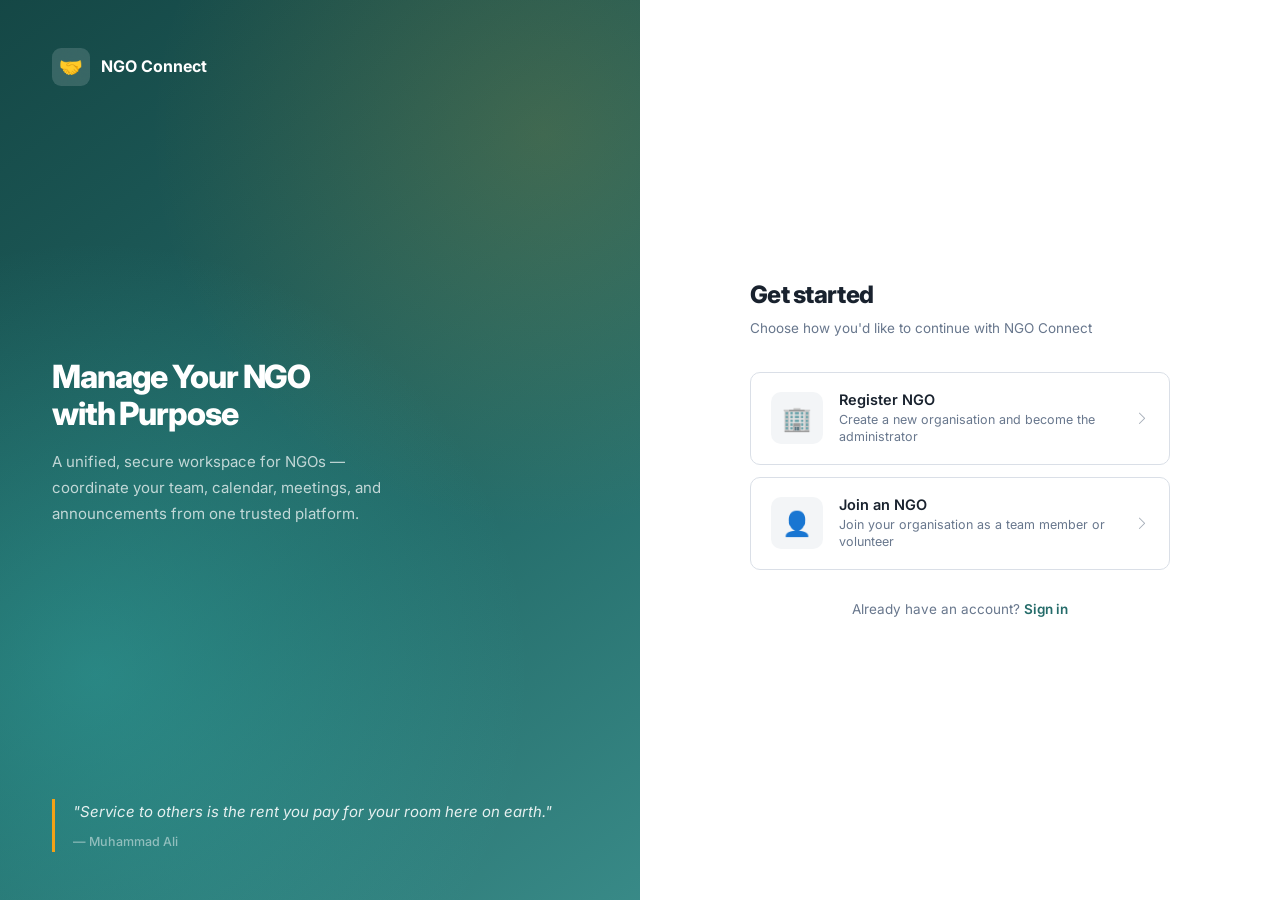
<file: ngo dashboard/index.html>
<!DOCTYPE html>
<html lang="en">
<head>
  <meta charset="UTF-8">
  <meta name="viewport" content="width=device-width, initial-scale=1.0">
  <title>NGO Connect — Secure Multi-Tenant NGO Management</title>
  <meta name="description" content="A secure, multi-tenant digital management workspace for NGOs. Register your organisation, manage your team, calendar, and meetings all in one place.">
  <link rel="preconnect" href="https://fonts.googleapis.com">
  <link rel="preconnect" href="https://fonts.gstatic.com" crossorigin>
  <link href="https://fonts.googleapis.com/css2?family=Inter:ital,wght@0,400;0,500;0,600;0,700;0,800;1,400&display=swap" rel="stylesheet">
  <link rel="stylesheet" href="https://cdn.jsdelivr.net/npm/bootstrap-icons@1.11.3/font/bootstrap-icons.min.css">
  <link rel="stylesheet" href="css/styles.css">
  <style>
    /* ── Auth-page overrides (guaranteed fresh, not cached) ── */
    .auth-layout {
      display: grid;
      grid-template-columns: 1fr 1fr;
      min-height: 100vh;
    }
    .auth-hero {
      background: linear-gradient(145deg, hsl(178,55%,18%) 0%, hsl(178,50%,28%) 60%, hsl(178,42%,38%) 100%);
      display: flex;
      flex-direction: column;
      justify-content: space-between;
      padding: 48px 52px;
      position: relative;
      overflow: hidden;
      color: #fff;
    }
    .auth-hero::before {
      content: '';
      position: absolute; inset: 0;
      background:
        radial-gradient(circle at 15% 75%, hsla(178,60%,52%,.30) 0%, transparent 50%),
        radial-gradient(circle at 85% 15%, hsla(38,90%,52%,.16) 0%, transparent 42%);
      pointer-events: none;
    }
    .auth-panel {
      background: #fff;
      display: flex;
      flex-direction: column;
      align-items: center;
      justify-content: center;
      padding: 48px 56px;
      overflow-y: auto;
    }
    .auth-inner {
      width: 100%;
      max-width: 420px;
    }

    /* Choice cards */
    .c-card {
      display: flex;
      flex-direction: row;
      align-items: center;
      gap: 16px;
      width: 100%;
      padding: 18px 20px;
      background: #fff;
      border: 1.5px solid hsl(215,22%,88%);
      border-radius: 10px;
      cursor: pointer;
      text-align: left;
      font-family: 'Inter', sans-serif;
      transition: border-color .15s, background .15s, transform .15s, box-shadow .15s;
      box-sizing: border-box;
      margin-bottom: 12px;
    }
    .c-card:last-child { margin-bottom: 0; }
    .c-card:hover {
      border-color: hsl(178,50%,28%);
      background: hsl(178,40%,96%);
      transform: translateY(-2px);
      box-shadow: 0 4px 16px rgba(0,0,0,.09);
    }
    .c-icon {
      width: 52px;
      height: 52px;
      background: hsl(210,22%,96%);
      border-radius: 10px;
      display: flex;
      align-items: center;
      justify-content: center;
      font-size: 24px;
      flex-shrink: 0;
      transition: background .15s;
    }
    .c-card:hover .c-icon { background: hsl(178,40%,90%); }
    .c-body { flex: 1; min-width: 0; }
    .c-title { font-size: 14.5px; font-weight: 600; color: hsl(215,30%,14%); margin-bottom: 3px; }
    .c-desc  { font-size: 12.5px; color: hsl(215,15%,48%); line-height: 1.4; }
    .c-arrow { color: hsl(215,12%,68%); font-size: 14px; flex-shrink: 0; }

    /* Back link */
    .back-link {
      display: inline-flex;
      align-items: center;
      gap: 6px;
      background: none;
      border: none;
      cursor: pointer;
      font-family: 'Inter', sans-serif;
      font-size: 13px;
      font-weight: 500;
      color: hsl(215,15%,48%);
      padding: 0;
      margin-bottom: 24px;
      text-decoration: none;
      transition: color .15s;
    }
    .back-link:hover { color: hsl(178,50%,28%); }

    /* Form inputs */
    .f-group { margin-bottom: 16px; }
    .f-label {
      display: block;
      font-size: 12.5px;
      font-weight: 500;
      color: hsl(215,15%,48%);
      margin-bottom: 6px;
      letter-spacing: .01em;
    }
    .f-input {
      width: 100%;
      padding: 10px 13px;
      border: 1.5px solid hsl(215,22%,88%);
      border-radius: 7px;
      font-family: 'Inter', sans-serif;
      font-size: 14px;
      color: hsl(215,30%,14%);
      background: #fff;
      outline: none;
      box-sizing: border-box;
      transition: border-color .15s, box-shadow .15s;
      -webkit-appearance: none;
    }
    .f-input:focus {
      border-color: hsl(178,50%,28%);
      box-shadow: 0 0 0 3px hsla(178,50%,28%,.12);
    }
    .f-input::placeholder { color: hsl(215,12%,68%); }
    .f-row { display: grid; grid-template-columns: 1fr 1fr; gap: 12px; }

    /* Buttons */
    .btn-submit {
      width: 100%;
      padding: 11px 20px;
      background: hsl(178,50%,28%);
      color: #fff;
      border: none;
      border-radius: 7px;
      font-family: 'Inter', sans-serif;
      font-size: 14px;
      font-weight: 600;
      cursor: pointer;
      transition: background .15s, transform .15s;
      box-shadow: 0 4px 20px hsla(178,50%,28%,.28);
      display: flex;
      align-items: center;
      justify-content: center;
      gap: 8px;
    }
    .btn-submit:hover { background: hsl(178,42%,36%); transform: translateY(-1px); }
    .btn-submit:disabled { opacity: .6; cursor: not-allowed; transform: none; }

    /* Error alert */
    .f-err {
      padding: 10px 14px;
      background: hsl(0,65%,96%);
      border: 1px solid hsl(0,65%,84%);
      border-radius: 7px;
      color: hsl(0,65%,50%);
      font-size: 13px;
      font-weight: 500;
      margin-bottom: 16px;
      display: none;
      align-items: center;
      gap: 8px;
    }
    .f-err.show { display: flex; }

    /* Code reveal */
    .code-box {
      background: hsl(178,40%,96%);
      border: 1.5px dashed hsl(178,50%,28%);
      border-radius: 10px;
      padding: 20px 24px;
      text-align: center;
      margin-bottom: 16px;
    }
    .code-box-lbl { font-size: 11px; font-weight: 700; color: hsl(178,50%,28%); text-transform: uppercase; letter-spacing: .07em; margin-bottom: 8px; }
    .code-box-val { font-size: 2.25rem; font-weight: 800; color: hsl(178,50%,28%); letter-spacing: .18em; }
    .code-box-sub { font-size: 12px; color: hsl(215,12%,68%); margin-top: 6px; }

    /* Section footer link */
    .f-footer { text-align: center; margin-top: 20px; font-size: 13.5px; color: hsl(215,15%,48%); }
    .f-footer a { color: hsl(178,50%,28%); font-weight: 600; text-decoration: none; }
    .f-footer a:hover { text-decoration: underline; }

    /* Divider */
    .f-divider { height: 1px; background: hsl(215,22%,92%); margin: 20px 0; }

    /* Hidden util */
    .vh { display: none !important; }

    @media (max-width: 900px) {
      .auth-layout { grid-template-columns: 1fr; }
      .auth-hero { display: none; }
      .auth-panel { padding: 48px 32px; }
    }
    @media (max-width: 480px) {
      .auth-panel { padding: 32px 20px; }
      .f-row { grid-template-columns: 1fr; }
    }

    @keyframes spin { from { transform:rotate(0deg); } to { transform:rotate(360deg); } }
  </style>
</head>
<body>

<div class="auth-layout">

  <!-- ── Left Hero ──────────────────────────────────────── -->
  <div class="auth-hero">
    <div style="display:flex;align-items:center;gap:11px;position:relative;z-index:1;">
      <div style="width:38px;height:38px;background:rgba(255,255,255,.15);border-radius:9px;display:flex;align-items:center;justify-content:center;font-size:19px;backdrop-filter:blur(8px);">🤝</div>
      <span style="font-size:1rem;font-weight:700;color:#fff;">NGO Connect</span>
    </div>

    <div style="position:relative;z-index:1;">
      <h1 style="font-size:clamp(1.65rem,2.5vw,2.6rem);font-weight:800;color:#fff;letter-spacing:-.035em;line-height:1.17;margin-bottom:16px;">
        Manage Your NGO<br>with Purpose
      </h1>
      <p style="font-size:.9375rem;color:rgba(255,255,255,.72);line-height:1.75;max-width:340px;">
        A unified, secure workspace for NGOs — coordinate your team, calendar, meetings, and announcements from one trusted platform.
      </p>
    </div>

    <div style="position:relative;z-index:1;border-left:3px solid hsl(38,90%,52%);padding-left:18px;">
      <p id="heroQuoteText" style="font-size:.9375rem;color:rgba(255,255,255,.88);font-style:italic;line-height:1.7;margin-bottom:6px;">"…"</p>
      <p id="heroQuoteAuthor" style="font-size:12.5px;color:rgba(255,255,255,.48);font-weight:500;">—</p>
    </div>
  </div>

  <!-- ── Right Panel ────────────────────────────────────── -->
  <div class="auth-panel">
    <div class="auth-inner">

      <!-- ══ HOME ══════════════════════════════════════════ -->
      <div id="view-home">
        <div style="margin-bottom:32px;">
          <h2 style="font-size:1.5rem;font-weight:800;letter-spacing:-.03em;margin-bottom:6px;">Get started</h2>
          <p style="font-size:13.5px;color:hsl(215,15%,48%);">Choose how you'd like to continue with NGO Connect</p>
        </div>

        <button class="c-card" onclick="showView('ngo')">
          <div class="c-icon">🏢</div>
          <div class="c-body">
            <div class="c-title">Register NGO</div>
            <div class="c-desc">Create a new organisation and become the administrator</div>
          </div>
          <i class="bi bi-chevron-right c-arrow"></i>
        </button>

        <button class="c-card" onclick="showView('employee')">
          <div class="c-icon">👤</div>
          <div class="c-body">
            <div class="c-title">Join an NGO</div>
            <div class="c-desc">Join your organisation as a team member or volunteer</div>
          </div>
          <i class="bi bi-chevron-right c-arrow"></i>
        </button>

        <p class="f-footer" style="margin-top:28px;">
          Already have an account? <a href="#" onclick="showView('login');return false;">Sign in</a>
        </p>
      </div>

      <!-- ══ LOGIN ══════════════════════════════════════════ -->
      <div id="view-login" class="vh">
        <button class="back-link" onclick="showView('home')">
          <i class="bi bi-arrow-left"></i> Back
        </button>

        <div style="margin-bottom:28px;">
          <h2 style="font-size:1.5rem;font-weight:800;letter-spacing:-.03em;margin-bottom:6px;">Welcome back</h2>
          <p style="font-size:13.5px;color:hsl(215,15%,48%);">Sign in to your organisation workspace</p>
        </div>

        <div class="f-err" id="loginErr"><i class="bi bi-exclamation-triangle-fill"></i> <span id="loginErrMsg"></span></div>

        <div class="f-group">
          <label class="f-label" for="loginEmail">Email Address</label>
          <input class="f-input" type="email" id="loginEmail" placeholder="you@organisation.org" autocomplete="email">
        </div>
        <div class="f-group" style="margin-bottom:24px;">
          <label class="f-label" for="loginPwd">Password</label>
          <input class="f-input" type="password" id="loginPwd" placeholder="Your password" autocomplete="current-password">
        </div>

        <button class="btn-submit" id="loginBtn" onclick="doLogin()">
          Sign In <i class="bi bi-arrow-right"></i>
        </button>

        <p class="f-footer">
          Don't have an account? <a href="#" onclick="showView('home');return false;">Get started</a>
        </p>
      </div>

      <!-- ══ REGISTER NGO ════════════════════════════════════ -->
      <div id="view-ngo" class="vh">
        <button class="back-link" onclick="showView('home')">
          <i class="bi bi-arrow-left"></i> Back
        </button>

        <div style="margin-bottom:24px;">
          <h2 style="font-size:1.5rem;font-weight:800;letter-spacing:-.03em;margin-bottom:6px;">Register your NGO</h2>
          <p style="font-size:13.5px;color:hsl(215,15%,48%);">Create a new organisation and become the administrator</p>
        </div>

        <div class="f-err" id="ngoErr"><i class="bi bi-exclamation-triangle-fill"></i> <span id="ngoErrMsg"></span></div>

        <!-- Success reveal -->
        <div id="ngoSuccess" class="vh">
          <div class="code-box">
            <div class="code-box-lbl">Your Organisation Code</div>
            <div class="code-box-val" id="generatedCode">—</div>
            <div class="code-box-sub">Share this with your team members so they can join</div>
          </div>
          <button class="btn-submit" onclick="window.location.href='dashboard.html'">
            Go to Dashboard <i class="bi bi-arrow-right"></i>
          </button>
        </div>

        <div id="ngoFields">
          <div class="f-group">
            <label class="f-label" for="ngoOrgName">Organisation Name *</label>
            <input class="f-input" type="text" id="ngoOrgName" placeholder="e.g. Green Earth Initiative">
          </div>
          <div class="f-row">
            <div class="f-group">
              <label class="f-label" for="ngoAdminName">Your Full Name *</label>
              <input class="f-input" type="text" id="ngoAdminName" placeholder="Your name">
            </div>
            <div class="f-group">
              <label class="f-label" for="ngoPhone">Phone Number</label>
              <input class="f-input" type="tel" id="ngoPhone" placeholder="+91 98765 43210">
            </div>
          </div>
          <div class="f-group">
            <label class="f-label" for="ngoEmail">Official Email *</label>
            <input class="f-input" type="email" id="ngoEmail" placeholder="contact@yourorg.org" autocomplete="email">
          </div>
          <div class="f-group">
            <label class="f-label" for="ngoAddress">Street Address</label>
            <input class="f-input" type="text" id="ngoAddress" placeholder="Street / locality">
          </div>
          <div class="f-row">
            <div class="f-group">
              <label class="f-label" for="ngoCity">City *</label>
              <input class="f-input" type="text" id="ngoCity" placeholder="City">
            </div>
            <div class="f-group">
              <label class="f-label" for="ngoState">State</label>
              <input class="f-input" type="text" id="ngoState" placeholder="State">
            </div>
          </div>
          <div class="f-row">
            <div class="f-group">
              <label class="f-label" for="ngoPincode">Pincode</label>
              <input class="f-input" type="text" id="ngoPincode" placeholder="000000">
            </div>
            <div class="f-group">
              <label class="f-label" for="ngoPwd">Password *</label>
              <input class="f-input" type="password" id="ngoPwd" placeholder="Min. 6 characters">
            </div>
          </div>

          <button class="btn-submit" id="ngoBtn" onclick="doRegisterNGO()">
            Create Organisation <i class="bi bi-building"></i>
          </button>

          <p class="f-footer">
            Already have an account? <a href="#" onclick="showView('login');return false;">Sign in</a>
          </p>
        </div>
      </div>

      <!-- ══ JOIN NGO ════════════════════════════════════════ -->
      <div id="view-employee" class="vh">
        <button class="back-link" onclick="showView('home')">
          <i class="bi bi-arrow-left"></i> Back
        </button>

        <div style="margin-bottom:24px;">
          <h2 style="font-size:1.5rem;font-weight:800;letter-spacing:-.03em;margin-bottom:6px;">Join your NGO</h2>
          <p style="font-size:13.5px;color:hsl(215,15%,48%);">Request to join an organisation as a team member or volunteer</p>
        </div>

        <div class="f-err" id="empErr"><i class="bi bi-exclamation-triangle-fill"></i> <span id="empErrMsg"></span></div>

        <div class="f-group">
          <label class="f-label" for="empCode">Organisation Code *</label>
          <input class="f-input" type="text" id="empCode" placeholder="e.g. HHF12345"
                 style="text-transform:uppercase;letter-spacing:.12em;font-size:1.1rem;font-weight:700;text-align:center;"
                 oninput="this.value=this.value.toUpperCase()">
        </div>
        <div class="f-group">
          <label class="f-label" for="empName">Full Name *</label>
          <input class="f-input" type="text" id="empName" placeholder="Your full name">
        </div>
        <div class="f-group">
          <label class="f-label" for="empEmail">Email Address *</label>
          <input class="f-input" type="email" id="empEmail" placeholder="you@email.com" autocomplete="email">
        </div>
        <div class="f-group" style="margin-bottom:24px;">
          <label class="f-label" for="empPwd">Password *</label>
          <input class="f-input" type="password" id="empPwd" placeholder="Min. 6 characters">
        </div>

        <button class="btn-submit" id="empBtn" onclick="doRegisterEmployee()">
          Request to Join <i class="bi bi-person-plus"></i>
        </button>

        <p style="text-align:center;margin-top:10px;font-size:12px;color:hsl(215,12%,68%);line-height:1.6;">
          Your request will be reviewed and approved by your organisation's admin.
        </p>
        <p class="f-footer">
          Already have an account? <a href="#" onclick="showView('login');return false;">Sign in</a>
        </p>
      </div>

    </div><!-- /.auth-inner -->
  </div><!-- /.auth-panel -->
</div><!-- /.auth-layout -->

<div class="toast-container" id="toasts"></div>

<script src="js/db.js"></script>
<script src="js/auth.js"></script>
<script src="js/quotes.js"></script>
<script>
  var VIEWS = ['home', 'login', 'ngo', 'employee'];

  function showView(id) {
    VIEWS.forEach(function(v) {
      var el = document.getElementById('view-' + v);
      if (el) {
        if (v === id) { el.classList.remove('vh'); }
        else          { el.classList.add('vh'); }
      }
    });
    // Clear all errors
    ['loginErr','ngoErr','empErr'].forEach(function(eid) {
      var e = document.getElementById(eid);
      if (e) e.classList.remove('show');
    });
    document.querySelector('.auth-panel').scrollTop = 0;
  }

  document.addEventListener('DOMContentLoaded', function() {
    DB.seed();
    if (Auth.getCurrentUser()) { window.location.href = 'dashboard.html'; return; }
    Quotes.render('heroQuoteText', 'heroQuoteAuthor');
    document.getElementById('loginPwd').addEventListener('keydown', function(e) {
      if (e.key === 'Enter') doLogin();
    });
    document.getElementById('empPwd').addEventListener('keydown', function(e) {
      if (e.key === 'Enter') doRegisterEmployee();
    });
  });

  function showErr(errId, msgId, msg) {
    var err = document.getElementById(errId);
    var msgEl = document.getElementById(msgId);
    if (msgEl) msgEl.textContent = msg;
    if (err) err.classList.add('show');
    if (err) err.scrollIntoView({ behavior: 'smooth', block: 'nearest' });
  }

  function setBtn(id, loading, label) {
    var b = document.getElementById(id);
    if (!b) return;
    b.disabled = loading;
    b.innerHTML = loading
      ? '<i class="bi bi-arrow-clockwise" style="animation:spin .8s linear infinite;"></i> Processing…'
      : label;
  }

  /* ── Login ─────────────────────────────────────────── */
  function doLogin() {
    var email = document.getElementById('loginEmail').value.trim();
    var pwd   = document.getElementById('loginPwd').value;
    document.getElementById('loginErr').classList.remove('show');

    if (!email || !pwd) { showErr('loginErr','loginErrMsg','Please enter your email and password.'); return; }

    setBtn('loginBtn', true);
    setTimeout(function() {
      try {
        Auth.login(email, pwd);
        window.location.href = 'dashboard.html';
      } catch(e) {
        showErr('loginErr','loginErrMsg', e.message);
        setBtn('loginBtn', false, 'Sign In <i class="bi bi-arrow-right"></i>');
      }
    }, 350);
  }

  /* ── Register NGO ──────────────────────────────────── */
  function doRegisterNGO() {
    var d = {
      orgName:  document.getElementById('ngoOrgName').value.trim(),
      name:     document.getElementById('ngoAdminName').value.trim(),
      phone:    document.getElementById('ngoPhone').value.trim(),
      email:    document.getElementById('ngoEmail').value.trim(),
      address:  document.getElementById('ngoAddress').value.trim(),
      city:     document.getElementById('ngoCity').value.trim(),
      state:    document.getElementById('ngoState').value.trim(),
      pincode:  document.getElementById('ngoPincode').value.trim(),
      password: document.getElementById('ngoPwd').value,
    };
    document.getElementById('ngoErr').classList.remove('show');

    if (!d.orgName || !d.name || !d.email || !d.city || !d.password) {
      showErr('ngoErr','ngoErrMsg','Please fill in all required fields (marked *).'); return;
    }
    if (d.password.length < 6) {
      showErr('ngoErr','ngoErrMsg','Password must be at least 6 characters.'); return;
    }

    setBtn('ngoBtn', true);
    setTimeout(function() {
      try {
        var result = Auth.registerNGO(d);
        document.getElementById('ngoFields').classList.add('vh');
        document.getElementById('generatedCode').textContent = result.ngo.unique_code;
        document.getElementById('ngoSuccess').classList.remove('vh');
      } catch(e) {
        showErr('ngoErr','ngoErrMsg', e.message);
        setBtn('ngoBtn', false, 'Create Organisation <i class="bi bi-building"></i>');
      }
    }, 350);
  }

  /* ── Register Employee ─────────────────────────────── */
  function doRegisterEmployee() {
    var d = {
      ngoCode:  document.getElementById('empCode').value.trim().toUpperCase(),
      name:     document.getElementById('empName').value.trim(),
      email:    document.getElementById('empEmail').value.trim(),
      password: document.getElementById('empPwd').value,
    };
    document.getElementById('empErr').classList.remove('show');

    if (!d.ngoCode || !d.name || !d.email || !d.password) {
      showErr('empErr','empErrMsg','Please fill in all fields.'); return;
    }
    if (d.password.length < 6) {
      showErr('empErr','empErrMsg','Password must be at least 6 characters.'); return;
    }

    setBtn('empBtn', true);
    setTimeout(function() {
      try {
        Auth.registerEmployee(d);
        window.location.href = 'dashboard.html';
      } catch(e) {
        showErr('empErr','empErrMsg', e.message);
        setBtn('empBtn', false, 'Request to Join <i class="bi bi-person-plus"></i>');
      }
    }, 350);
  }
</script>
</body>
</html>
</file>
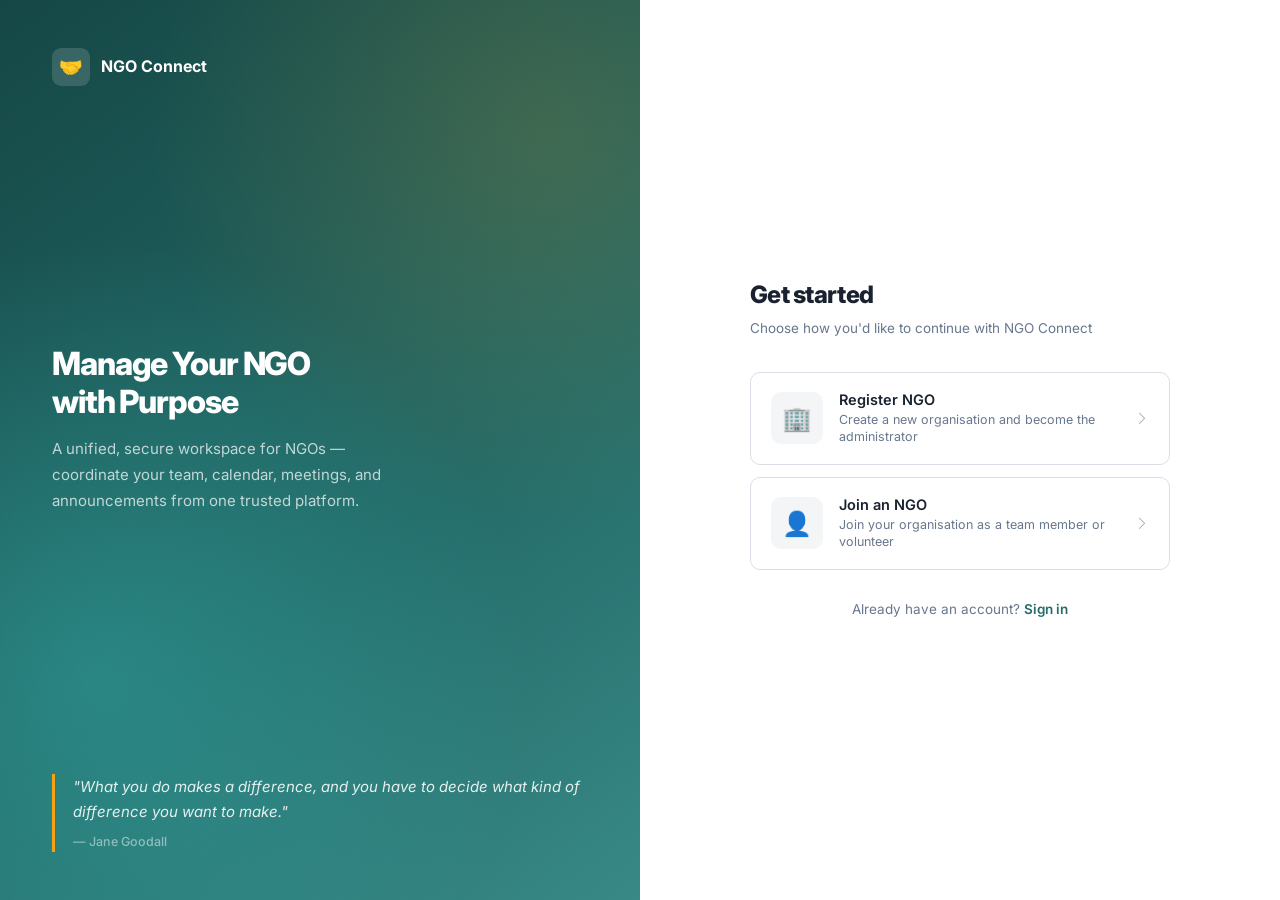
<file: ngo dashboard/dashboard.html>
<!DOCTYPE html>
<html lang="en">
<head>
  <meta charset="UTF-8">
  <meta name="viewport" content="width=device-width, initial-scale=1.0">
  <title>Dashboard — NGO Connect</title>
  <meta name="description" content="NGO Connect dashboard for managing your team, calendar, meetings, and announcements.">
  <link rel="preconnect" href="https://fonts.googleapis.com">
  <link rel="preconnect" href="https://fonts.gstatic.com" crossorigin>
  <link href="https://fonts.googleapis.com/css2?family=Inter:ital,wght@0,400;0,500;0,600;0,700;0,800;1,400&display=swap" rel="stylesheet">
  <link rel="stylesheet" href="https://cdn.jsdelivr.net/npm/bootstrap-icons@1.11.3/font/bootstrap-icons.min.css">
  <link rel="stylesheet" href="css/styles.css">
</head>
<body>

<div class="app-layout">

  <!-- ═══════════════════════════════════════════════════════
       SIDEBAR
       ═══════════════════════════════════════════════════════ -->
  <aside class="sidebar" id="sidebar">
    <div class="sb-logo">
      <div class="sb-logo-icon">🤝</div>
      <div>
        <div class="sb-logo-name">NGO Connect</div>
        <div class="sb-org" id="sb-org">Loading…</div>
      </div>
    </div>

    <nav class="sb-nav">

      <!-- Shared -->
      <div class="sb-section">
        <div class="sb-section-title">Main</div>
        <div class="nav-item active" data-section="overview" onclick="showSection('overview')">
          <i class="bi bi-grid-1x2 nav-icon"></i> Overview
        </div>
      </div>

      <!-- Admin only -->
      <div class="sb-section" data-role="admin">
        <div class="sb-section-title">Management</div>
        <div class="nav-item" data-section="approvals" data-role="admin" onclick="showSection('approvals')">
          <i class="bi bi-person-check nav-icon"></i> Pending Approvals
          <span class="nav-badge hidden" id="pendBadge">0</span>
        </div>
        <div class="nav-item" data-section="team" data-role="admin" onclick="showSection('team')">
          <i class="bi bi-people nav-icon"></i> Team Members
        </div>
        <div class="nav-item" data-section="calendar" data-role="admin" onclick="showSection('calendar')">
          <i class="bi bi-calendar3 nav-icon"></i> Calendar
        </div>
        <div class="nav-item" data-section="announcements" data-role="admin" onclick="showSection('announcements')">
          <i class="bi bi-megaphone nav-icon"></i> Announcements
        </div>
        <div class="nav-item" data-section="meetings" data-role="admin" onclick="showSection('meetings')">
          <i class="bi bi-calendar2-check nav-icon"></i> Meeting Requests
        </div>
      </div>

      <!-- Employee only -->
      <div class="sb-section" data-role="employee">
        <div class="sb-section-title">My Workspace</div>
        <div class="nav-item" data-section="calendar" data-role="employee" onclick="showSection('calendar')">
          <i class="bi bi-calendar3 nav-icon"></i> My Calendar
        </div>
        <div class="nav-item" data-section="request-meeting" data-role="employee" onclick="showSection('request-meeting')">
          <i class="bi bi-calendar-plus nav-icon"></i> Request Meeting
        </div>
        <div class="nav-item" data-section="newsfeed" data-role="employee" onclick="showSection('newsfeed')">
          <i class="bi bi-newspaper nav-icon"></i> News Feed
        </div>
        <div class="nav-item" data-section="my-meetings" data-role="employee" onclick="showSection('my-meetings')">
          <i class="bi bi-clock-history nav-icon"></i> My Meetings
        </div>
      </div>

      <!-- Shared — Directory link -->
      <div class="sb-section">
        <div class="sb-section-title">Discover</div>
        <a href="directory.html" class="nav-item" style="text-decoration:none;">
          <i class="bi bi-building nav-icon"></i> NGO Directory
          <i class="bi bi-arrow-up-right-square" style="margin-left:auto;font-size:11px;opacity:.5;"></i>
        </a>
      </div>

    </nav>

    <div class="sb-footer">
      <div class="sb-user" onclick="logout()" title="Click to logout">
        <div class="sb-avatar" id="sb-avatar">A</div>
        <div style="flex:1;min-width:0;">
          <div class="sb-uname" id="sb-uname">Loading…</div>
          <div class="sb-urole" id="sb-urole">Role</div>
        </div>
        <i class="bi bi-box-arrow-right" style="color:rgba(255,255,255,.3);font-size:14px;flex-shrink:0;"></i>
      </div>
    </div>
  </aside>

  <!-- ═══════════════════════════════════════════════════════
       MAIN CONTENT
       ═══════════════════════════════════════════════════════ -->
  <div class="main-content">

    <!-- Top Header -->
    <header class="top-header">
      <div class="hd-left">
        <button class="btn btn-ghost btn-icon menu-btn" style="display:none;" onclick="toggleSidebar()">
          <i class="bi bi-list" style="font-size:20px;"></i>
        </button>
        <div>
          <div class="hd-title" id="hdTitle">Dashboard</div>
          <div class="hd-sub"   id="hdSub"></div>
        </div>
      </div>
      <div class="hd-right">
        <span class="hd-user-meta" id="hd-user"></span>
        <span class="hd-user-meta" style="color:var(--border);">•</span>
        <span class="hd-user-meta" id="hd-role" style="font-size:12px;color:var(--text-3);font-weight:400;"></span>
        <button class="logout-btn" onclick="logout()">
          <i class="bi bi-box-arrow-right"></i> Logout
        </button>
      </div>
    </header>

    <main class="page-content" id="pageContent">

      <!-- ── PENDING SCREEN ──────────────────────────────── -->
      <div id="pendingScreen" class="hidden">
        <div class="pending-screen">
          <div class="pending-illo">⏳</div>
          <h2>Awaiting Admin Approval</h2>
          <p style="color:var(--text-2);margin:var(--s5) 0 var(--s7);line-height:1.75;">
            Your request to join <strong id="pendingOrg"></strong> is being reviewed.<br>
            Your admin will approve or reject your request shortly.
          </p>
          <div class="alert alert-info" style="max-width:420px;margin:0 auto var(--s7);">
            <i class="bi bi-info-circle-fill"></i>
            Once approved, please refresh this page or sign in again to access your workspace.
          </div>
          <button class="btn btn-outline" onclick="logout()">
            <i class="bi bi-box-arrow-left"></i> Back to Login
          </button>
        </div>
      </div>

      <!-- ── OVERVIEW ────────────────────────────────────── -->
      <div class="page-section" id="sec-overview">
        <!-- Quote Banner -->
        <div class="quote-banner">
          <div class="qb-text"   id="qbText">"…"</div>
          <div class="qb-author" id="qbAuthor">—</div>
        </div>

        <!-- Stats -->
        <div class="stats-grid" style="margin-bottom:var(--s7);">
          <div class="stat-card">
            <div class="stat-icon teal"><i class="bi bi-people-fill"></i></div>
            <div><div class="stat-value" id="s1v">—</div><div class="stat-label" id="s1l">—</div></div>
          </div>
          <div class="stat-card">
            <div class="stat-icon amber"><i class="bi bi-person-exclamation"></i></div>
            <div><div class="stat-value" id="s2v">—</div><div class="stat-label" id="s2l">—</div></div>
          </div>
          <div class="stat-card">
            <div class="stat-icon green"><i class="bi bi-calendar3"></i></div>
            <div><div class="stat-value" id="s3v">—</div><div class="stat-label" id="s3l">—</div></div>
          </div>
          <div class="stat-card">
            <div class="stat-icon blue"><i class="bi bi-clock-history"></i></div>
            <div><div class="stat-value" id="s4v">—</div><div class="stat-label" id="s4l">—</div></div>
          </div>
        </div>

        <!-- Recent Activity -->
        <div class="card">
          <div class="card-header">
            <h3 class="card-title">Recent Activity</h3>
          </div>
          <div id="actList"></div>
        </div>
      </div>

      <!-- ── APPROVALS (Admin) ───────────────────────────── -->
      <div class="page-section" id="sec-approvals">
        <div class="page-hd">
          <div>
            <h1>Pending Approvals</h1>
            <p>Review and approve employees requesting to join your organisation</p>
          </div>
        </div>
        <div id="approvalsCnt"></div>
      </div>

      <!-- ── TEAM (Admin) ────────────────────────────────── -->
      <div class="page-section" id="sec-team">
        <div class="page-hd">
          <div>
            <h1>Team Members</h1>
            <p>All active members of your organisation</p>
          </div>
          <div style="background:var(--primary-subtle);border:1.5px dashed var(--primary);border-radius:var(--r);padding:10px 16px;text-align:center;">
            <div style="font-size:11px;font-weight:700;color:var(--primary);text-transform:uppercase;letter-spacing:.07em;">Organisation Code</div>
            <div style="font-size:1.375rem;font-weight:800;color:var(--primary);letter-spacing:.14em;margin-top:2px;" id="orgCode">—</div>
          </div>
        </div>
        <div id="teamCnt"></div>
      </div>

      <!-- ── CALENDAR (Both) ─────────────────────────────── -->
      <div class="page-section" id="sec-calendar">
        <div class="page-hd">
          <div>
            <h1>Calendar &amp; Events</h1>
            <p>View and manage organisational events and holidays</p>
          </div>
          <button class="btn btn-primary" id="calCreateBtn" onclick="openCreateEvent()">
            <i class="bi bi-plus-lg"></i> Create Event
          </button>
        </div>

        <div class="cal-layout">
          <!-- Calendar Grid -->
          <div class="cal-card">
            <div class="cal-hd">
              <button class="cal-nav" onclick="prevMonth()"><i class="bi bi-chevron-left"></i></button>
              <h3 class="cal-title" id="calTitle">Month</h3>
              <button class="cal-nav" onclick="nextMonth()"><i class="bi bi-chevron-right"></i></button>
            </div>
            <div class="cal-weekdays">
              <div class="cal-wd">Sun</div><div class="cal-wd">Mon</div><div class="cal-wd">Tue</div>
              <div class="cal-wd">Wed</div><div class="cal-wd">Thu</div><div class="cal-wd">Fri</div><div class="cal-wd">Sat</div>
            </div>
            <div class="cal-days" id="calGrid"></div>
          </div>

          <!-- Right column -->
          <div>
            <!-- Selected day events -->
            <div class="ev-list-card" style="margin-bottom:var(--s5);">
              <div class="ev-list-hd">
                <h3 style="font-size:13.5px;font-weight:600;" id="selDayTitle">Click a day to see events</h3>
              </div>
              <div id="selDayEvs">
                <p style="padding:14px;font-size:13px;color:var(--text-3);">Click on a calendar date to see its events.</p>
              </div>
            </div>

            <!-- Upcoming events -->
            <div class="ev-list-card">
              <div class="ev-list-hd">
                <h3 style="font-size:13.5px;font-weight:600;">Upcoming Events</h3>
              </div>
              <div id="upcomingList"></div>
            </div>
          </div>
        </div>
      </div>

      <!-- ── ANNOUNCEMENTS (Admin) ───────────────────────── -->
      <div class="page-section" id="sec-announcements">
        <div class="page-hd">
          <div>
            <h1>Announcements</h1>
            <p>Post news and updates visible to your entire team</p>
          </div>
        </div>
        <div id="annCnt"></div>
      </div>

      <!-- ── MEETING REQUESTS (Admin) ───────────────────── -->
      <div class="page-section" id="sec-meetings">
        <div class="page-hd">
          <div>
            <h1>Meeting Requests</h1>
            <p>Review and respond to 1-on-1 appointment requests from your team</p>
          </div>
        </div>
        <div id="adminMtgCnt"></div>
      </div>

      <!-- ── REQUEST MEETING (Employee) ─────────────────── -->
      <div class="page-section" id="sec-request-meeting">
        <div class="page-hd">
          <div>
            <h1>Request a Meeting</h1>
            <p>Schedule a 1-on-1 appointment with your organisation administrator</p>
          </div>
        </div>
        <div id="reqMtgCnt"></div>
      </div>

      <!-- ── NEWS FEED (Employee) ────────────────────────── -->
      <div class="page-section" id="sec-newsfeed">
        <div class="page-hd">
          <div>
            <h1>News Feed</h1>
            <p>Stay updated with announcements from your organisation</p>
          </div>
        </div>
        <div id="newsFeedCnt"></div>
      </div>

      <!-- ── MY MEETINGS (Employee) ─────────────────────── -->
      <div class="page-section" id="sec-my-meetings">
        <div class="page-hd">
          <div>
            <h1>My Meeting Requests</h1>
            <p>Track the status of your submitted meeting requests</p>
          </div>
          <button class="btn btn-outline" onclick="showSection('request-meeting')">
            <i class="bi bi-plus-lg"></i> New Request
          </button>
        </div>
        <div id="myMtgCnt"></div>
      </div>

    </main>
  </div>
</div>

<!-- ═══════════════════════════════════════════════════════
     CREATE EVENT MODAL
     ═══════════════════════════════════════════════════════ -->
<div class="modal-overlay hidden" id="createEvModal" onclick="if(event.target===this)closeCreateEvent()">
  <div class="modal">
    <div class="modal-hd">
      <h2 style="font-size:1.125rem;"><i class="bi bi-calendar-plus" style="color:var(--primary);margin-right:6px;"></i>Create Calendar Event</h2>
      <button class="modal-close" onclick="closeCreateEvent()">✕</button>
    </div>
    <form id="createEvForm" onsubmit="return false;">
      <div class="form-group">
        <label for="evTitle">Event Title *</label>
        <input type="text" id="evTitle" placeholder="e.g. Quarterly Team Sync">
      </div>
      <div class="form-group">
        <label for="evDesc">Description</label>
        <textarea id="evDesc" placeholder="Optional description…" style="min-height:70px;"></textarea>
      </div>
      <div class="form-row">
        <div class="form-group">
          <label for="evStart">Start Date &amp; Time *</label>
          <input type="datetime-local" id="evStart">
        </div>
        <div class="form-group">
          <label for="evEnd">End Date &amp; Time *</label>
          <input type="datetime-local" id="evEnd">
        </div>
      </div>
      <div class="form-group">
        <label for="evAssign">Assign To</label>
        <select id="evAssign"><option value="">Org-wide (all employees)</option></select>
      </div>
      <div class="form-group" style="flex-direction:row;align-items:center;gap:10px;margin-bottom:var(--s8);">
        <input type="checkbox" id="evHoliday" style="width:16px;height:16px;accent-color:var(--err);flex-shrink:0;">
        <label for="evHoliday" style="margin-bottom:0;color:var(--text-1);">Mark as Public Holiday</label>
      </div>
      <div style="display:flex;gap:var(--s4);justify-content:flex-end;">
        <button type="button" class="btn btn-ghost" onclick="closeCreateEvent()">Cancel</button>
        <button type="button" class="btn btn-primary" onclick="submitCreateEvent()">
          <i class="bi bi-calendar-check"></i> Create Event
        </button>
      </div>
    </form>
  </div>
</div>

<!-- Toast -->
<div class="toast-container" id="toasts"></div>

<script src="js/db.js"></script>
<script src="js/auth.js"></script>
<script src="js/quotes.js"></script>
<script src="js/ai-widget.js"></script>
<script src="js/dashboard.js"></script>

</body>
</html>
</file>
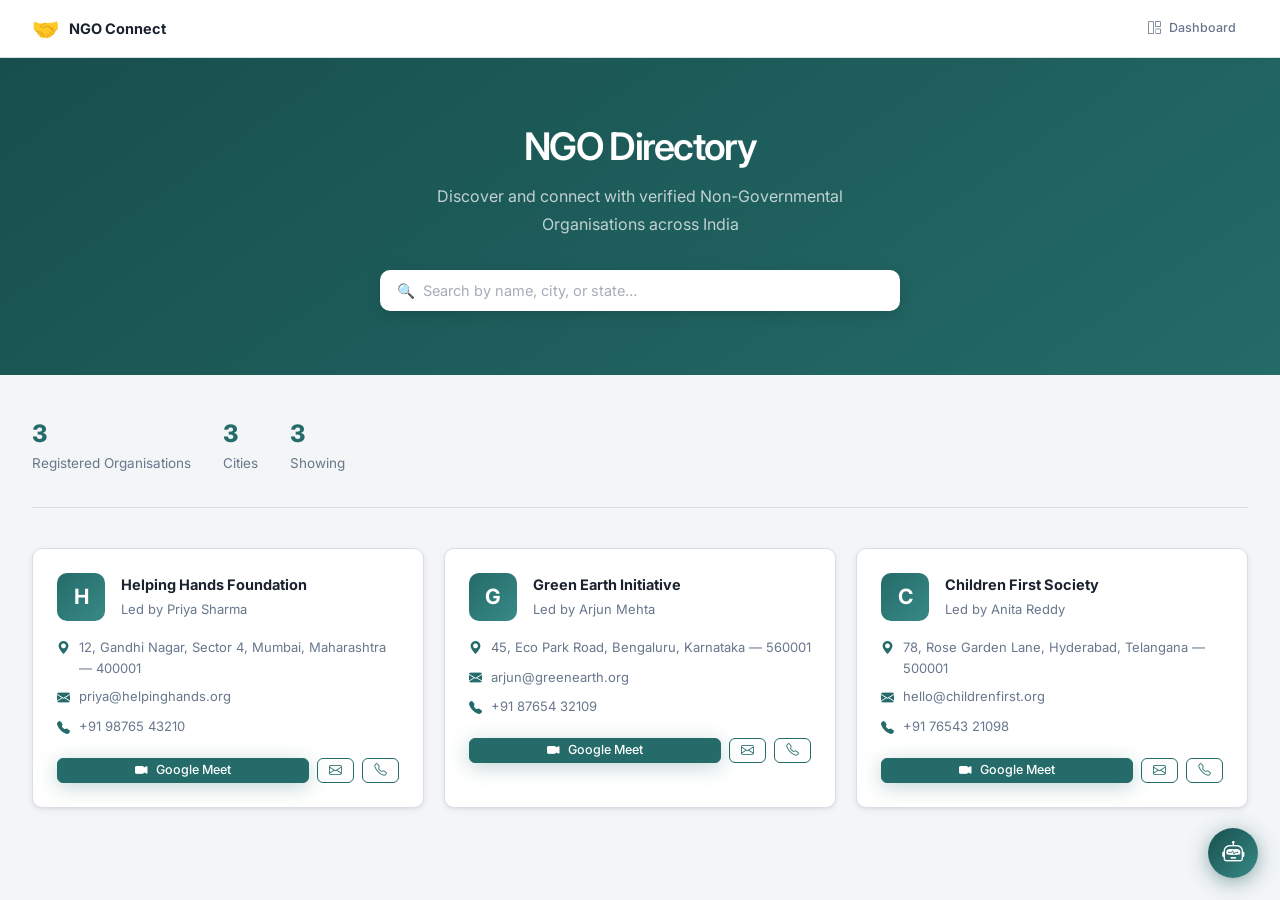
<file: ngo dashboard/directory.html>
<!DOCTYPE html>
<html lang="en">
<head>
  <meta charset="UTF-8">
  <meta name="viewport" content="width=device-width, initial-scale=1.0">
  <meta http-equiv="Cache-Control" content="no-cache, no-store, must-revalidate">
  <meta http-equiv="Pragma" content="no-cache">
  <meta http-equiv="Expires" content="0">
  <title>NGO Directory — NGO Connect</title>
  <meta name="description" content="Discover and connect with verified Non-Governmental Organisations. Search by name, city, or state and create Google Meet calls instantly.">
  <link rel="preconnect" href="https://fonts.googleapis.com">
  <link rel="preconnect" href="https://fonts.gstatic.com" crossorigin>
  <link href="https://fonts.googleapis.com/css2?family=Inter:wght@400;500;600;700;800&display=swap" rel="stylesheet">
  <link rel="stylesheet" href="https://cdn.jsdelivr.net/npm/bootstrap-icons@1.11.3/font/bootstrap-icons.min.css">
  <link rel="stylesheet" href="css/styles.css?v=2">
</head>
<body>

<!-- ── Nav ───────────────────────────────────────────────── -->
<nav class="dir-nav">
  <a href="index.html" class="dir-nav-brand">
    <span style="font-size:22px;">🤝</span>
    <span>NGO Connect</span>
  </a>
  <div class="dir-nav-actions">
    <a href="index.html" class="btn btn-ghost btn-sm">
      <i class="bi bi-grid-1x2"></i> Dashboard
    </a>
  </div>
</nav>

<!-- ── Hero / Search ─────────────────────────────────────── -->
<div class="dir-hero">
  <h1>NGO Directory</h1>
  <p>Discover and connect with verified Non-Governmental Organisations across India</p>
  <div class="dir-search-bar">
    <input type="search" id="dirSearch"
           placeholder="🔍  Search by name, city, or state…"
           autocomplete="off" spellcheck="false">
  </div>
</div>

<!-- ── Container ─────────────────────────────────────────── -->
<div class="dir-container">

  <!-- Stats row -->
  <div class="dir-meta">
    <div class="dir-stat">
      <strong id="statTotal">—</strong>
      Registered Organisations
    </div>
    <div class="dir-stat">
      <strong id="statCities">—</strong>
      Cities
    </div>
    <div class="dir-stat">
      <strong id="statShowing">—</strong>
      Showing
    </div>
  </div>

  <!-- Cards grid -->
  <div class="dir-grid" id="ngoGrid">
    <div class="empty" style="grid-column:1/-1;">
      <div class="empty-icon">⏳</div>
      <p>Loading directory…</p>
    </div>
  </div>

</div>

<!-- Toast -->
<div class="toast-container" id="toasts"></div>

<script src="js/db.js"></script>
<script src="js/auth.js"></script>
<script src="js/quotes.js"></script>
<script src="js/ai-widget.js"></script>
<script src="js/directory.js"></script>

<script>
  document.addEventListener('DOMContentLoaded', () => {
    Directory.init();
    AIWidget.init();
  });
</script>

</body>
</html>
</file>
<file: ngo dashboard/css/styles.css>
/* ============================================================
   NGO Connect — Design System
   ============================================================ */

/* ── Tokens ─────────────────────────────────────────────── */
:root {
  /* Brand */
  --primary:        hsl(178, 50%, 28%);
  --primary-light:  hsl(178, 42%, 38%);
  --primary-dark:   hsl(178, 55%, 20%);
  --primary-subtle: hsl(178, 40%, 94%);
  --accent:         hsl(38, 90%, 52%);
  --accent-light:   hsl(38, 90%, 62%);
  --accent-subtle:  hsl(38, 90%, 95%);

  /* Surfaces */
  --bg:        hsl(210, 22%, 96%);
  --surface:   hsl(0, 0%, 100%);
  --surface-2: hsl(210, 18%, 98%);
  --border:    hsl(215, 22%, 88%);
  --border-dk: hsl(215, 22%, 78%);

  /* Text */
  --text-1: hsl(215, 30%, 14%);
  --text-2: hsl(215, 15%, 48%);
  --text-3: hsl(215, 12%, 68%);

  /* Semantic */
  --ok:      hsl(145, 55%, 40%);
  --ok-bg:   hsl(145, 55%, 95%);
  --warn:    hsl(38, 90%, 52%);
  --warn-bg: hsl(38, 90%, 95%);
  --err:     hsl(0, 65%, 50%);
  --err-bg:  hsl(0, 65%, 96%);
  --info:    hsl(210, 70%, 48%);
  --info-bg: hsl(210, 70%, 95%);

  /* Spacing */
  --s1:2px; --s2:4px; --s3:8px; --s4:12px; --s5:16px; --s6:20px; --s7:24px;
  --s8:32px; --s9:40px; --s10:48px; --s11:64px; --s12:80px;

  /* Radii */
  --r-xs: 4px;
  --r-sm: 6px;
  --r:    10px;
  --r-lg: 16px;
  --r-xl: 24px;
  --r-full: 9999px;

  /* Shadows */
  --sh-xs: 0 1px 2px rgba(0,0,0,.05);
  --sh-sm: 0 2px 6px rgba(0,0,0,.07), 0 1px 2px rgba(0,0,0,.04);
  --sh:    0 4px 16px rgba(0,0,0,.09), 0 2px 4px rgba(0,0,0,.04);
  --sh-lg: 0 16px 48px rgba(0,0,0,.14), 0 4px 12px rgba(0,0,0,.06);
  --sh-primary: 0 4px 20px hsla(178,50%,28%,.28);

  /* Layout */
  --sidebar-w: 252px;
  --header-h:  62px;

  /* Motion */
  --t:  150ms ease;
  --ts: 280ms ease;
}

/* ── Reset ──────────────────────────────────────────────── */
*, *::before, *::after { box-sizing: border-box; margin: 0; padding: 0; }
html { scroll-behavior: smooth; }
body {
  font-family: 'Inter', -apple-system, BlinkMacSystemFont, sans-serif;
  font-size: 14px;
  color: var(--text-1);
  background: var(--bg);
  line-height: 1.6;
  -webkit-font-smoothing: antialiased;
}
a { color: var(--primary); text-decoration: none; }
img { max-width: 100%; display: block; }

/* ── Typography ─────────────────────────────────────────── */
h1, h2, h3, h4, h5 { font-weight: 600; line-height: 1.3; color: var(--text-1); }
h1 { font-size: 1.75rem; letter-spacing: -.03em; }
h2 { font-size: 1.375rem; letter-spacing: -.025em; }
h3 { font-size: 1.125rem; letter-spacing: -.015em; }
h4 { font-size: .9375rem; }
h5 { font-size: .8125rem; font-weight: 600; }
p  { line-height: 1.7; }

/* ── Forms ──────────────────────────────────────────────── */
.form-group {
  display: flex; flex-direction: column; gap: var(--s2); margin-bottom: var(--s5);
}
label {
  font-size: 12.5px; font-weight: 500; color: var(--text-2); letter-spacing: .01em;
}
input, textarea, select {
  width: 100%;
  padding: 9px 13px;
  border: 1.5px solid var(--border);
  border-radius: var(--r-sm);
  font-family: inherit;
  font-size: 14px;
  color: var(--text-1);
  background: var(--surface);
  transition: border-color var(--t), box-shadow var(--t);
  outline: none;
  -webkit-appearance: none;
  appearance: none;
}
input:focus, textarea:focus, select:focus {
  border-color: var(--primary);
  box-shadow: 0 0 0 3px hsla(178,50%,28%,.12);
}
input::placeholder, textarea::placeholder { color: var(--text-3); }
textarea { resize: vertical; min-height: 80px; }
select {
  background-image: url("data:image/svg+xml,%3Csvg xmlns='http://www.w3.org/2000/svg' width='12' height='12' viewBox='0 0 12 12'%3E%3Cpath fill='%236b7280' d='M6 8L1 3h10z'/%3E%3C/svg%3E");
  background-repeat: no-repeat;
  background-position: right 12px center;
  padding-right: 34px;
}
.form-row { display: grid; grid-template-columns: 1fr 1fr; gap: var(--s5); }

/* ── Buttons ─────────────────────────────────────────────── */
.btn {
  display: inline-flex; align-items: center; justify-content: center;
  gap: var(--s3); padding: 9px 18px;
  border-radius: var(--r-sm);
  font-family: inherit; font-size: 13.5px; font-weight: 500;
  cursor: pointer; border: 1.5px solid transparent;
  transition: all var(--t); white-space: nowrap; text-decoration: none;
  line-height: 1;
}
.btn:hover { transform: translateY(-1px); text-decoration: none; }
.btn:active { transform: translateY(0); }
.btn:disabled { opacity: .55; cursor: not-allowed; transform: none; }

.btn-primary { background: var(--primary); color: #fff; border-color: var(--primary); box-shadow: var(--sh-primary); }
.btn-primary:hover { background: var(--primary-light); border-color: var(--primary-light); color: #fff; }

.btn-accent  { background: var(--accent); color: #fff; }
.btn-accent:hover { background: var(--accent-light); color: #fff; }

.btn-outline { background: transparent; color: var(--primary); border-color: var(--primary); }
.btn-outline:hover { background: var(--primary-subtle); color: var(--primary); }

.btn-ghost   { background: transparent; color: var(--text-2); border-color: transparent; }
.btn-ghost:hover { background: var(--bg); color: var(--text-1); }

.btn-danger  { background: var(--err); color: #fff; border-color: var(--err); }
.btn-danger:hover { background: hsl(0,65%,44%); color: #fff; }

.btn-success { background: var(--ok); color: #fff; border-color: var(--ok); }
.btn-success:hover { background: hsl(145,55%,34%); color: #fff; }

.btn-sm  { padding: 5px 11px; font-size: 12.5px; }
.btn-lg  { padding: 12px 26px; font-size: 15px; font-weight: 600; }
.btn-full{ width: 100%; }
.btn-icon{ padding: 7px; width: 34px; height: 34px; }

/* ── Badges ──────────────────────────────────────────────── */
.badge {
  display: inline-flex; align-items: center; gap: 4px;
  padding: 2px 9px; border-radius: var(--r-full);
  font-size: 11.5px; font-weight: 600; letter-spacing: .01em;
}
.badge-ok   { background: var(--ok-bg);   color: var(--ok); }
.badge-warn { background: var(--warn-bg); color: hsl(38,80%,34%); }
.badge-err  { background: var(--err-bg);  color: var(--err); }
.badge-info { background: var(--info-bg); color: var(--info); }
.badge-muted{ background: var(--bg);      color: var(--text-2); }

/* ── Cards ───────────────────────────────────────────────── */
.card {
  background: var(--surface);
  border: 1px solid var(--border);
  border-radius: var(--r);
  padding: var(--s7);
  box-shadow: var(--sh-sm);
}
.card-header {
  display: flex; align-items: center; justify-content: space-between;
  margin-bottom: var(--s6); padding-bottom: var(--s5);
  border-bottom: 1px solid var(--border);
}
.card-title { font-size: .9375rem; font-weight: 600; }

/* Stat card */
.stat-card {
  background: var(--surface); border: 1px solid var(--border);
  border-radius: var(--r); padding: var(--s6) var(--s7);
  display: flex; align-items: flex-start; gap: var(--s5);
  transition: box-shadow var(--t), transform var(--t);
}
.stat-card:hover { box-shadow: var(--sh); transform: translateY(-2px); }
.stat-icon {
  width: 46px; height: 46px; border-radius: var(--r);
  display: flex; align-items: center; justify-content: center;
  font-size: 19px; flex-shrink: 0;
}
.stat-icon.teal  { background: var(--primary-subtle); color: var(--primary); }
.stat-icon.amber { background: var(--accent-subtle);  color: hsl(38,80%,35%); }
.stat-icon.green { background: var(--ok-bg);          color: var(--ok); }
.stat-icon.blue  { background: var(--info-bg);        color: var(--info); }
.stat-value { font-size: 1.75rem; font-weight: 700; letter-spacing: -.035em; line-height: 1; margin-bottom: 4px; }
.stat-label { font-size: 12.5px; color: var(--text-2); }

/* ── Tables ──────────────────────────────────────────────── */
.table-wrap { overflow-x: auto; border-radius: var(--r); border: 1px solid var(--border); }
table { width: 100%; border-collapse: collapse; font-size: 13.5px; }
thead { background: var(--surface-2); }
th {
  padding: 11px 15px; text-align: left;
  font-weight: 600; font-size: 11.5px; color: var(--text-2);
  text-transform: uppercase; letter-spacing: .06em;
  border-bottom: 1px solid var(--border);
}
td { padding: 13px 15px; border-bottom: 1px solid var(--border); color: var(--text-1); }
tbody tr:last-child td { border-bottom: none; }
tbody tr:hover { background: var(--surface-2); }

/* ── Alerts ──────────────────────────────────────────────── */
.alert {
  padding: 11px 15px; border-radius: var(--r-sm);
  font-size: 13.5px; font-weight: 500;
  display: flex; align-items: flex-start; gap: var(--s4); border: 1px solid;
}
.alert-err  { background: var(--err-bg);  color: var(--err);  border-color: hsl(0,65%,84%); }
.alert-ok   { background: var(--ok-bg);   color: var(--ok);   border-color: hsl(145,55%,78%); }
.alert-info { background: var(--info-bg); color: var(--info); border-color: hsl(210,70%,78%); }
.alert-warn { background: var(--warn-bg); color: hsl(38,80%,35%); border-color: hsl(38,90%,78%); }

/* ── Toasts ──────────────────────────────────────────────── */
.toast-container {
  position: fixed; bottom: 20px; left: 50%; transform: translateX(-50%);
  z-index: 9999; display: flex; flex-direction: column; gap: 8px;
  pointer-events: none;
}
.toast {
  padding: 11px 20px; border-radius: var(--r);
  background: var(--text-1); color: #fff;
  font-size: 13.5px; font-weight: 500;
  box-shadow: var(--sh-lg);
  animation: toastIn .3s ease, toastOut .3s ease 2.7s forwards;
  pointer-events: auto;
}
.toast.ok  { background: var(--ok); }
.toast.err { background: var(--err); }
@keyframes toastIn  { from { opacity:0; transform:translateY(10px); } to { opacity:1; transform:translateY(0); } }
@keyframes toastOut { from { opacity:1; transform:translateY(0); }   to { opacity:0; transform:translateY(10px); } }

/* ── Empty State ─────────────────────────────────────────── */
.empty {
  text-align: center; padding: var(--s10) var(--s8);
  color: var(--text-3);
}
.empty-icon { font-size: 2.75rem; margin-bottom: var(--s5); opacity: .5; }
.empty h3   { font-size: .9375rem; color: var(--text-2); margin-bottom: var(--s3); }
.empty p    { font-size: 13px; }

/* ── Modals ──────────────────────────────────────────────── */
.modal-overlay {
  position: fixed; inset: 0;
  background: rgba(0,0,0,.48); backdrop-filter: blur(4px);
  z-index: 1000; display: flex; align-items: center; justify-content: center;
  padding: var(--s5);
  animation: fadeIn .2s ease;
}
.modal {
  background: var(--surface); border-radius: var(--r-lg);
  padding: var(--s8); width: 100%; max-width: 560px;
  box-shadow: var(--sh-lg);
  animation: slideUp .3s ease;
}
.modal-hd {
  display: flex; align-items: center; justify-content: space-between;
  margin-bottom: var(--s7);
}
.modal-close {
  background: none; border: none; cursor: pointer;
  color: var(--text-2); padding: 5px; border-radius: var(--r-sm);
  font-size: 17px; transition: color var(--t); line-height: 1;
}
.modal-close:hover { color: var(--text-1); }
@keyframes fadeIn  { from { opacity:0; } to { opacity:1; } }
@keyframes slideUp { from { opacity:0; transform:translateY(20px); } to { opacity:1; transform:translateY(0); } }

/* ── Utilities ───────────────────────────────────────────── */
.hidden   { display: none !important; }
.flex     { display: flex; }
.items-center { align-items: center; }
.justify-between { justify-content: space-between; }
.gap-3 { gap: var(--s3); }
.gap-5 { gap: var(--s5); }
.text-sm  { font-size: 13px; }
.text-2   { color: var(--text-2); }
.text-3   { color: var(--text-3); }
.text-ok  { color: var(--ok); }
.text-err { color: var(--err); }
.fw-600   { font-weight: 600; }
.fw-700   { font-weight: 700; }
.mt-4  { margin-top: var(--s4); }
.mt-5  { margin-top: var(--s5); }
.mb-5  { margin-bottom: var(--s5); }
.mb-7  { margin-bottom: var(--s7); }
.w-full { width: 100%; }

/* ──────────────────────────────────────────────────────────
   AUTH PAGE
   ────────────────────────────────────────────────────────── */
.auth-layout {
  min-height: 100vh;
  display: grid;
  grid-template-columns: 1fr 1fr;
}

/* Hero ── left panel */
.auth-hero {
  background: linear-gradient(145deg, var(--primary-dark) 0%, var(--primary) 55%, var(--primary-light) 100%);
  display: flex; flex-direction: column; justify-content: space-between;
  padding: 48px 44px;
  color: #fff; position: relative; overflow: hidden;
}
.auth-hero::before {
  content: '';
  position: absolute; inset: 0;
  background:
    radial-gradient(circle at 18% 78%, hsla(178,60%,52%,.32) 0%, transparent 50%),
    radial-gradient(circle at 82% 18%, hsla(38,90%,52%,.18) 0%, transparent 42%);
  pointer-events: none;
}
.hero-logo {
  display: flex; align-items: center; gap: 11px;
  font-size: 1rem; font-weight: 700; letter-spacing: -.01em;
  position: relative; z-index: 1;
}
.hero-logo-icon {
  width: 38px; height: 38px;
  background: rgba(255,255,255,.15); border-radius: 9px;
  display: flex; align-items: center; justify-content: center;
  backdrop-filter: blur(8px); font-size: 19px;
}
.hero-main { position: relative; z-index: 1; }
.hero-main h1 {
  font-size: clamp(1.6rem, 2.6vw, 2.75rem); font-weight: 800;
  color: #fff; letter-spacing: -.03em; line-height: 1.18;
  margin-bottom: var(--s5);
}
.hero-main p { font-size: .9375rem; color: rgba(255,255,255,.75); line-height: 1.75; max-width: 360px; }
.hero-quote {
  position: relative; z-index: 1;
  border-left: 3px solid var(--accent); padding-left: var(--s5);
}
.hero-quote-text {
  font-size: .9375rem; color: rgba(255,255,255,.88);
  font-style: italic; line-height: 1.7;
  animation: quoteFade .8s ease;
}
.hero-quote-author {
  font-size: 12.5px; color: rgba(255,255,255,.52);
  font-weight: 500; margin-top: 6px;
}
@keyframes quoteFade { from { opacity:0; transform:translateY(8px); } to { opacity:1; transform:translateY(0); } }

/* Panel ── right side */
.auth-panel {
  background: var(--surface);
  display: flex; flex-direction: column; align-items: center; justify-content: center;
  padding: 40px 32px;
  overflow-y: auto;
}
.auth-panel-inner { max-width: 460px; width: 100%; }
.auth-hd { margin-bottom: var(--s8); }
.auth-hd h2 { margin-bottom: 4px; }
.auth-hd p  { font-size: 13.5px; color: var(--text-2); }

/* Tabs */
.auth-tabs {
  display: flex; background: var(--bg); border-radius: var(--r);
  padding: 4px; gap: 3px; margin-bottom: var(--s7);
}
.auth-tab {
  flex: 1; padding: 7px 10px;
  border-radius: calc(var(--r) - 2px); border: none;
  background: none; cursor: pointer;
  font-family: inherit; font-size: 12.5px; font-weight: 500;
  color: var(--text-2); transition: all var(--t);
}
.auth-tab.active { background: var(--surface); color: var(--text-1); box-shadow: var(--sh-xs); }
.auth-form { display: none; }
.auth-form.active { display: block; }

/* Choice cards (landing screen) */
.choice-card {
  display: flex;
  flex-direction: row;
  align-items: center;
  gap: 16px;
  width: 100%;
  padding: 18px 20px;
  background: var(--surface);
  border: 1.5px solid var(--border);
  border-radius: var(--r);
  cursor: pointer;
  text-align: left;
  font-family: inherit;
  transition: border-color var(--t), background var(--t), box-shadow var(--t), transform var(--t);
  box-sizing: border-box;
}
.choice-card:hover {
  border-color: var(--primary);
  background: var(--primary-subtle);
  transform: translateY(-1px);
  box-shadow: var(--sh);
}
.choice-icon {
  width: 52px;
  height: 52px;
  font-size: 24px;
  line-height: 1;
  background: var(--bg);
  border-radius: var(--r);
  display: flex;
  align-items: center;
  justify-content: center;
  flex-shrink: 0;
  transition: background var(--t);
}
.choice-card:hover .choice-icon { background: var(--primary-subtle); }
.choice-body { flex: 1; min-width: 0; }
.choice-title { font-size: 14.5px; font-weight: 600; color: var(--text-1); margin-bottom: 3px; }
.choice-desc  { font-size: 12.5px; color: var(--text-2); line-height: 1.4; }

/* Back button */
.back-btn {
  display: inline-flex; align-items: center; gap: 6px;
  background: none; border: none; cursor: pointer;
  font-family: inherit; font-size: 13px; font-weight: 500;
  color: var(--text-2); padding: 0; margin-bottom: var(--s6);
  transition: color var(--t);
}
.back-btn:hover { color: var(--primary); }

/* NGO code display */
.code-display {
  background: var(--primary-subtle);
  border: 1.5px dashed var(--primary);
  border-radius: var(--r); padding: var(--s5) var(--s7);
  text-align: center; margin-top: var(--s5);
}
.code-display .cd-label { font-size: 11px; font-weight: 700; color: var(--primary); text-transform: uppercase; letter-spacing: .07em; margin-bottom: 6px; }
.code-display .cd-code  { font-size: 2rem; font-weight: 800; color: var(--primary); letter-spacing: .18em; }
.code-display .cd-sub   { font-size: 12px; color: var(--text-3); margin-top: 6px; }

/* ──────────────────────────────────────────────────────────
   DASHBOARD LAYOUT
   ────────────────────────────────────────────────────────── */
.app-layout { display: flex; min-height: 100vh; }

/* Sidebar */
.sidebar {
  width: var(--sidebar-w);
  background: var(--primary-dark);
  display: flex; flex-direction: column;
  position: fixed; top: 0; left: 0; height: 100vh;
  z-index: 100; overflow: hidden;
  transition: transform var(--ts);
}
.sb-logo {
  display: flex; align-items: center; gap: 10px;
  padding: 16px 18px;
  border-bottom: 1px solid rgba(255,255,255,.07);
  flex-shrink: 0;
}
.sb-logo-icon {
  width: 34px; height: 34px;
  background: rgba(255,255,255,.14); border-radius: 8px;
  display: flex; align-items: center; justify-content: center;
  font-size: 17px; flex-shrink: 0;
}
.sb-logo-name { font-size: 13.5px; font-weight: 700; color: #fff; }
.sb-org       { font-size: 11px; color: rgba(255,255,255,.45); overflow: hidden; text-overflow: ellipsis; white-space: nowrap; max-width: 140px; }

.sb-nav { flex: 1; overflow-y: auto; padding: var(--s5) var(--s4); scrollbar-width: none; }
.sb-nav::-webkit-scrollbar { display: none; }

.sb-section { margin-bottom: var(--s7); }
.sb-section-title {
  font-size: 10.5px; font-weight: 700; color: rgba(255,255,255,.3);
  text-transform: uppercase; letter-spacing: .09em;
  padding: 0 9px; margin-bottom: var(--s3);
}
.nav-item {
  display: flex; align-items: center; gap: 9px;
  padding: 8px 9px; border-radius: var(--r-sm);
  color: rgba(255,255,255,.62); cursor: pointer;
  transition: all var(--t); font-size: 13.5px; font-weight: 500;
  white-space: nowrap; position: relative;
  text-decoration: none;
}
.nav-item:hover { background: rgba(255,255,255,.07); color: #fff; }
.nav-item.active { background: rgba(255,255,255,.11); color: #fff; }
.nav-item.active::before {
  content: ''; position: absolute; left: 0; top: 50%;
  transform: translateY(-50%);
  width: 3px; height: 62%; background: var(--accent);
  border-radius: 0 2px 2px 0;
}
.nav-icon { font-size: 15px; width: 19px; text-align: center; flex-shrink: 0; }
.nav-badge {
  margin-left: auto; background: var(--accent); color: #fff;
  font-size: 11px; font-weight: 700;
  padding: 1px 6px; border-radius: var(--r-full);
}

.sb-footer {
  padding: var(--s4) var(--s4);
  border-top: 1px solid rgba(255,255,255,.07);
  flex-shrink: 0;
}
.sb-user {
  display: flex; align-items: center; gap: 9px;
  padding: 9px; border-radius: var(--r-sm);
  cursor: pointer; transition: background var(--t);
}
.sb-user:hover { background: rgba(255,255,255,.07); }
.sb-avatar {
  width: 32px; height: 32px; border-radius: 50%;
  background: var(--accent); color: #fff;
  display: flex; align-items: center; justify-content: center;
  font-size: 13px; font-weight: 700; flex-shrink: 0;
}
.sb-uname { font-size: 13px; font-weight: 600; color: #fff; overflow: hidden; text-overflow: ellipsis; white-space: nowrap; max-width: 120px; }
.sb-urole { font-size: 11px; color: rgba(255,255,255,.42); }

/* Main content */
.main-content {
  flex: 1; margin-left: var(--sidebar-w);
  display: flex; flex-direction: column; min-height: 100vh;
}

/* Top header */
.top-header {
  background: var(--surface); border-bottom: 1px solid var(--border);
  height: var(--header-h);
  display: flex; align-items: center; justify-content: space-between;
  padding: 0 var(--s8);
  position: sticky; top: 0; z-index: 50;
}
.hd-left { display: flex; align-items: center; gap: var(--s4); }
.hd-title { font-size: 14.5px; font-weight: 600; }
.hd-sub   { font-size: 11.5px; color: var(--text-3); margin-top: 1px; }
.hd-right { display: flex; align-items: center; gap: var(--s4); }
.hd-user-meta { font-size: 13px; color: var(--text-2); font-weight: 500; }
.logout-btn {
  display: flex; align-items: center; gap: 6px;
  padding: 7px 13px; border-radius: var(--r-sm);
  border: 1.5px solid var(--border); background: transparent;
  color: var(--text-2); font-size: 13px; font-weight: 500;
  cursor: pointer; font-family: inherit; transition: all var(--t);
}
.logout-btn:hover { border-color: var(--err); color: var(--err); background: var(--err-bg); }

/* Page content */
.page-content { flex: 1; padding: var(--s8); max-width: 1320px; width: 100%; }
.page-section { display: none; }
.page-section.active { display: block; }

.page-hd {
  display: flex; align-items: flex-start; justify-content: space-between;
  margin-bottom: var(--s7); flex-wrap: wrap; gap: var(--s5);
}
.page-hd h1 { font-size: 1.375rem; margin-bottom: 3px; }
.page-hd p  { font-size: 13.5px; color: var(--text-2); }

.stats-grid {
  display: grid; grid-template-columns: repeat(4, 1fr);
  gap: var(--s5); margin-bottom: var(--s8);
}

/* Quote banner */
.quote-banner {
  background: linear-gradient(135deg, var(--primary-dark), var(--primary));
  border-radius: var(--r); padding: var(--s6) var(--s7);
  margin-bottom: var(--s7); position: relative; overflow: hidden;
}
.quote-banner::before {
  content: '"'; position: absolute; right: 18px; top: -20px;
  font-size: 110px; color: rgba(255,255,255,.05);
  font-family: Georgia, serif; font-weight: 700;
  line-height: 1; pointer-events: none;
}
.qb-text   { font-size: 13.5px; font-style: italic; color: rgba(255,255,255,.88); line-height: 1.65; max-width: 560px; }
.qb-author { font-size: 12px; color: rgba(255,255,255,.5); margin-top: 6px; font-weight: 500; }

/* Calendar */
.cal-layout { display: grid; grid-template-columns: 1fr 310px; gap: var(--s7); }
.cal-card {
  background: var(--surface); border: 1px solid var(--border);
  border-radius: var(--r); overflow: hidden; box-shadow: var(--sh-sm);
}
.cal-hd {
  display: flex; align-items: center; justify-content: space-between;
  padding: var(--s5) var(--s7); border-bottom: 1px solid var(--border);
  background: var(--surface-2);
}
.cal-nav {
  background: none; border: 1.5px solid var(--border);
  border-radius: var(--r-sm); width: 30px; height: 30px;
  cursor: pointer; display: flex; align-items: center; justify-content: center;
  transition: all var(--t); font-size: 15px; color: var(--text-2);
}
.cal-nav:hover { border-color: var(--primary); color: var(--primary); }
.cal-title { font-size: 14.5px; font-weight: 600; }

.cal-weekdays { display: grid; grid-template-columns: repeat(7, 1fr); background: var(--surface-2); border-bottom: 1px solid var(--border); }
.cal-wd { padding: 9px 4px; text-align: center; font-size: 11px; font-weight: 600; color: var(--text-2); text-transform: uppercase; letter-spacing: .05em; }

.cal-days { display: grid; grid-template-columns: repeat(7, 1fr); }
.cal-day {
  min-height: 68px; padding: 5px;
  border-right: 1px solid var(--border); border-bottom: 1px solid var(--border);
  cursor: pointer; transition: background var(--t); position: relative;
}
.cal-day:nth-child(7n) { border-right: none; }
.cal-day:hover { background: var(--primary-subtle); }
.cal-day.other-m { background: var(--surface-2); }
.cal-day.other-m .day-n { color: var(--text-3); }
.cal-day.today .day-n {
  background: var(--primary); color: #fff;
  border-radius: 50%; width: 26px; height: 26px;
  display: flex; align-items: center; justify-content: center;
}
.cal-day.selected { background: var(--primary-subtle); }
.day-n { font-size: 12.5px; font-weight: 600; width: 26px; height: 26px; display: flex; align-items: center; justify-content: center; margin-bottom: 2px; }
.day-events { display: flex; flex-direction: column; gap: 2px; }
.day-ev {
  width: 100%; padding: 1px 4px; border-radius: 3px;
  font-size: 9.5px; font-weight: 600;
  white-space: nowrap; overflow: hidden; text-overflow: ellipsis;
  background: var(--primary-subtle); color: var(--primary);
}
.day-ev.holiday { background: var(--err-bg); color: var(--err); }

/* Event list */
.ev-list-card { background: var(--surface); border: 1px solid var(--border); border-radius: var(--r); overflow: hidden; box-shadow: var(--sh-sm); }
.ev-list-hd { padding: var(--s4) var(--s6); border-bottom: 1px solid var(--border); background: var(--surface-2); }
.ev-item { display: flex; align-items: flex-start; gap: var(--s4); padding: var(--s5) var(--s6); border-bottom: 1px solid var(--border); transition: background var(--t); }
.ev-item:last-child { border-bottom: none; }
.ev-item:hover { background: var(--surface-2); }
.ev-dot { width: 9px; height: 9px; border-radius: 50%; background: var(--primary); margin-top: 5px; flex-shrink: 0; }
.ev-dot.holiday { background: var(--err); }
.ev-title { font-size: 13.5px; font-weight: 600; margin-bottom: 2px; }
.ev-time  { font-size: 12px; color: var(--text-2); }

/* Pending screen */
.pending-screen { max-width: 520px; margin: 72px auto; text-align: center; }
.pending-illo { font-size: 4.5rem; margin-bottom: var(--s7); animation: pulse 2s ease infinite; }
@keyframes pulse { 0%,100% { transform:scale(1); opacity:1; } 50% { transform:scale(1.06); opacity:.85; } }

/* News cards */
.news-card {
  background: var(--surface); border: 1px solid var(--border);
  border-radius: var(--r); padding: var(--s7); box-shadow: var(--sh-sm);
  transition: box-shadow var(--t); margin-bottom: var(--s5);
}
.news-card:hover { box-shadow: var(--sh); }
.news-meta { font-size: 12px; color: var(--text-3); margin-bottom: var(--s4); display: flex; align-items: center; gap: var(--s3); flex-wrap: wrap; }
.news-card h3 { margin-bottom: var(--s4); }
.news-card p  { font-size: 13.5px; color: var(--text-2); line-height: 1.75; }

/* ──────────────────────────────────────────────────────────
   AI WIDGET
   ────────────────────────────────────────────────────────── */
.ai-trigger {
  position: fixed; bottom: 22px; right: 22px;
  width: 50px; height: 50px; border-radius: 50%;
  background: linear-gradient(135deg, var(--primary-dark), var(--primary-light));
  color: #fff; border: none; cursor: pointer;
  display: flex; align-items: center; justify-content: center;
  font-size: 22px;
  box-shadow: 0 4px 22px hsla(178,50%,28%,.42), var(--sh);
  z-index: 500; transition: all var(--t);
}
.ai-trigger:hover { transform: translateY(-3px) scale(1.06); box-shadow: 0 8px 32px hsla(178,50%,28%,.5), var(--sh-lg); }

.ai-panel {
  position: fixed; bottom: 84px; right: 22px;
  width: 336px; max-height: 490px;
  background: var(--surface); border: 1px solid var(--border);
  border-radius: var(--r-lg); box-shadow: var(--sh-lg);
  z-index: 500; display: flex; flex-direction: column; overflow: hidden;
  animation: slideUp .28s ease;
}
.ai-ph {
  background: linear-gradient(135deg, var(--primary-dark), var(--primary));
  color: #fff; padding: 13px 15px;
  display: flex; align-items: center; justify-content: space-between;
}
.ai-ph h3 { font-size: 13.5px; font-weight: 600; color: #fff; display: flex; align-items: center; gap: 8px; }
.ai-close-btn {
  background: rgba(255,255,255,.14); border: none; color: #fff;
  width: 24px; height: 24px; border-radius: 50%; cursor: pointer;
  display: flex; align-items: center; justify-content: center;
  font-size: 13px; transition: background var(--t);
}
.ai-close-btn:hover { background: rgba(255,255,255,.25); }
.ai-msgs {
  flex: 1; overflow-y: auto; padding: 12px;
  display: flex; flex-direction: column; gap: 9px;
}
.ai-msg {
  max-width: 86%; padding: 9px 12px;
  border-radius: var(--r); font-size: 13px; line-height: 1.55;
  animation: fadeIn .2s ease; white-space: pre-wrap;
}
.ai-msg.bot  { background: var(--primary-subtle); color: var(--text-1); align-self: flex-start; border-bottom-left-radius: 3px; }
.ai-msg.user { background: var(--primary); color: #fff; align-self: flex-end; border-bottom-right-radius: 3px; }
.ai-chips { display: flex; flex-wrap: wrap; gap: 6px; padding: 0 12px 9px; }
.ai-chip {
  background: var(--bg); border: 1.5px solid var(--border);
  border-radius: var(--r-full); padding: 4px 11px;
  font-size: 12px; font-weight: 500; color: var(--text-2);
  cursor: pointer; transition: all var(--t);
}
.ai-chip:hover { border-color: var(--primary); color: var(--primary); background: var(--primary-subtle); }
.ai-input-row {
  display: flex; gap: 8px; padding: 9px 12px;
  border-top: 1px solid var(--border); background: var(--surface-2);
}
.ai-inp {
  flex: 1; padding: 7px 11px;
  border: 1.5px solid var(--border); border-radius: var(--r-full);
  font-family: inherit; font-size: 13px; outline: none;
  transition: border-color var(--t); background: var(--surface);
}
.ai-inp:focus { border-color: var(--primary); }
.ai-send {
  width: 32px; height: 32px; border-radius: 50%;
  background: var(--primary); color: #fff; border: none;
  cursor: pointer; display: flex; align-items: center; justify-content: center;
  font-size: 13px; transition: background var(--t); flex-shrink: 0;
}
.ai-send:hover { background: var(--primary-light); }

/* ──────────────────────────────────────────────────────────
   DIRECTORY PAGE
   ────────────────────────────────────────────────────────── */
.dir-nav {
  background: var(--surface); border-bottom: 1px solid var(--border);
  padding: 0 var(--s8); height: 58px;
  display: flex; align-items: center; justify-content: space-between;
}
.dir-nav-brand { display: flex; align-items: center; gap: 10px; text-decoration: none; color: var(--text-1); }
.dir-nav-brand:hover { text-decoration: none; }
.dir-nav-brand span { font-size: 14.5px; font-weight: 700; }
.dir-nav-actions { display: flex; align-items: center; gap: var(--s4); }

.dir-hero {
  background: linear-gradient(145deg, var(--primary-dark) 0%, var(--primary) 100%);
  color: #fff; padding: var(--s11) var(--s8);
  text-align: center;
}
.dir-hero h1 { color: #fff; font-size: 2.375rem; letter-spacing: -.045em; margin-bottom: var(--s4); }
.dir-hero p  { color: rgba(255,255,255,.72); font-size: 1rem; max-width: 500px; margin: 0 auto var(--s8); line-height: 1.7; }
.dir-search-bar { display: flex; max-width: 520px; margin: 0 auto; gap: var(--s4); }
.dir-search-bar input {
  flex: 1; padding: 12px 17px; border-radius: var(--r);
  border: none; font-size: 14.5px; box-shadow: var(--sh);
}
.dir-search-bar input:focus { outline: none; box-shadow: var(--sh-lg); }

.dir-container { max-width: 1300px; margin: 0 auto; padding: var(--s9) var(--s8); }
.dir-meta { display: flex; gap: var(--s8); margin-bottom: var(--s9); padding-bottom: var(--s8); border-bottom: 1px solid var(--border); flex-wrap: wrap; }
.dir-stat { font-size: 13.5px; color: var(--text-2); }
.dir-stat strong { display: block; font-size: 1.5rem; font-weight: 800; color: var(--primary); letter-spacing: -.04em; }

.dir-grid { display: grid; grid-template-columns: repeat(auto-fill, minmax(310px, 1fr)); gap: var(--s6); }

.dir-card {
  background: var(--surface); border: 1px solid var(--border);
  border-radius: var(--r); padding: var(--s7); box-shadow: var(--sh-sm);
  transition: all var(--ts); position: relative; overflow: hidden;
}
.dir-card::before {
  content: ''; position: absolute; top: 0; left: 0; right: 0; height: 3px;
  background: linear-gradient(90deg, var(--primary), var(--accent));
  opacity: 0; transition: opacity var(--t);
}
.dir-card:hover { box-shadow: var(--sh-lg); transform: translateY(-4px); border-color: hsl(178,35%,78%); }
.dir-card:hover::before { opacity: 1; }
.dir-card-hd { display: flex; align-items: flex-start; gap: var(--s5); margin-bottom: var(--s5); }
.dir-avatar {
  width: 48px; height: 48px; border-radius: var(--r);
  background: linear-gradient(135deg, var(--primary), var(--primary-light));
  display: flex; align-items: center; justify-content: center;
  font-size: 21px; color: #fff; flex-shrink: 0; font-weight: 700;
}
.dir-name { font-size: 14.5px; font-weight: 700; color: var(--text-1); margin-bottom: 3px; }
.dir-head { font-size: 13px; color: var(--text-2); }
.dir-info { display: flex; flex-direction: column; gap: var(--s3); margin-bottom: var(--s6); }
.dir-info-row { display: flex; align-items: flex-start; gap: 9px; font-size: 13px; color: var(--text-2); }
.dir-info-row i { color: var(--primary); flex-shrink: 0; margin-top: 1px; }
.dir-actions { display: flex; gap: var(--s3); }

/* ──────────────────────────────────────────────────────────
   RESPONSIVE
   ────────────────────────────────────────────────────────── */
@media (max-width: 1100px) {
  .stats-grid { grid-template-columns: repeat(2, 1fr); }
  .cal-layout { grid-template-columns: 1fr; }
}
@media (max-width: 900px) {
  .auth-layout { grid-template-columns: 1fr; }
  .auth-hero { display: none; }
  .auth-panel { padding: var(--s8); }
}
@media (max-width: 768px) {
  .sidebar { transform: translateX(-100%); }
  .sidebar.open { transform: translateX(0); box-shadow: var(--sh-lg); }
  .main-content { margin-left: 0; }
  .menu-btn { display: flex !important; }
  .page-content { padding: var(--s6); }
  .top-header { padding: 0 var(--s6); }
  .stats-grid { grid-template-columns: 1fr; }
  .form-row { grid-template-columns: 1fr; }
  .dir-hero { padding: var(--s9) var(--s6); }
  .dir-hero h1 { font-size: 1.75rem; }
  .dir-container { padding: var(--s7) var(--s6); }
  .hd-user-meta { display: none; }
}

/* Scrollbar */
::-webkit-scrollbar { width: 5px; }
::-webkit-scrollbar-track { background: transparent; }
::-webkit-scrollbar-thumb { background: var(--border-dk); border-radius: var(--r-full); }
::-webkit-scrollbar-thumb:hover { background: var(--text-3); }

@keyframes spin { from { transform:rotate(0deg); } to { transform:rotate(360deg); } }
</file>
